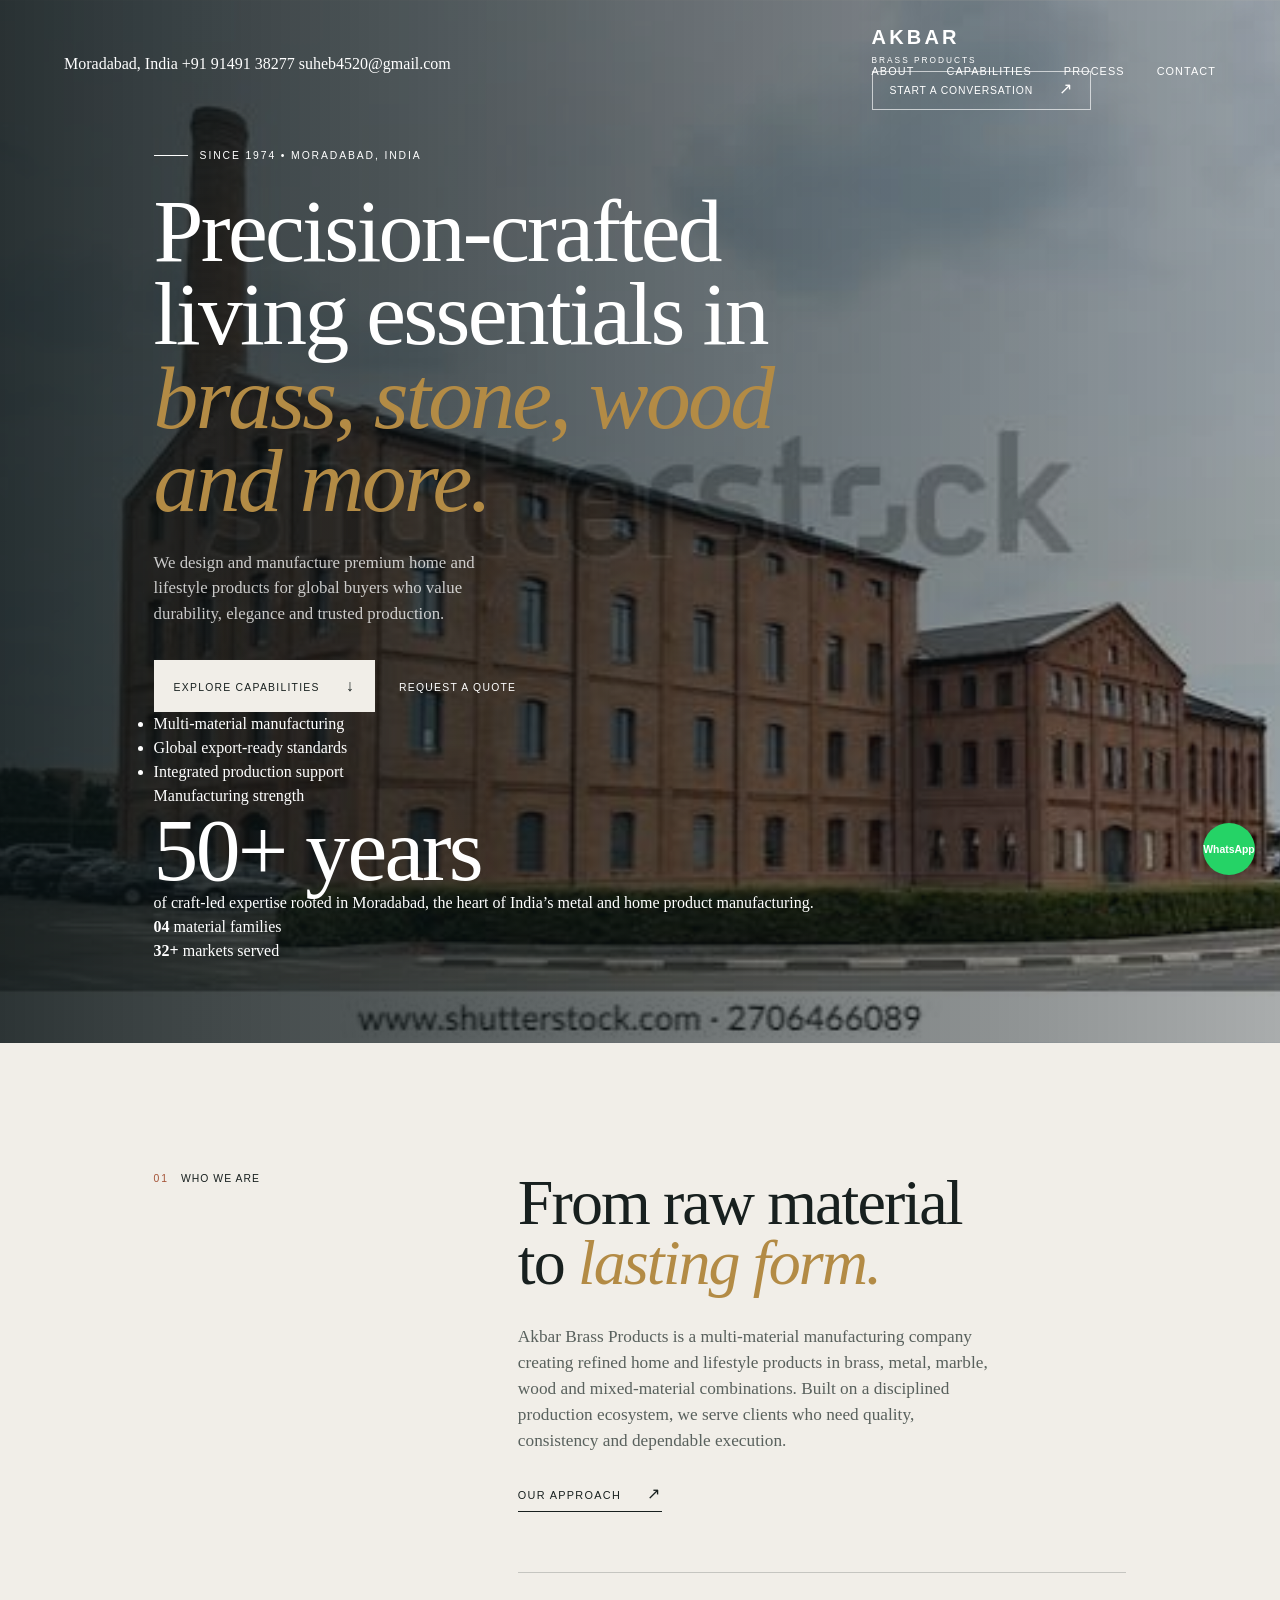
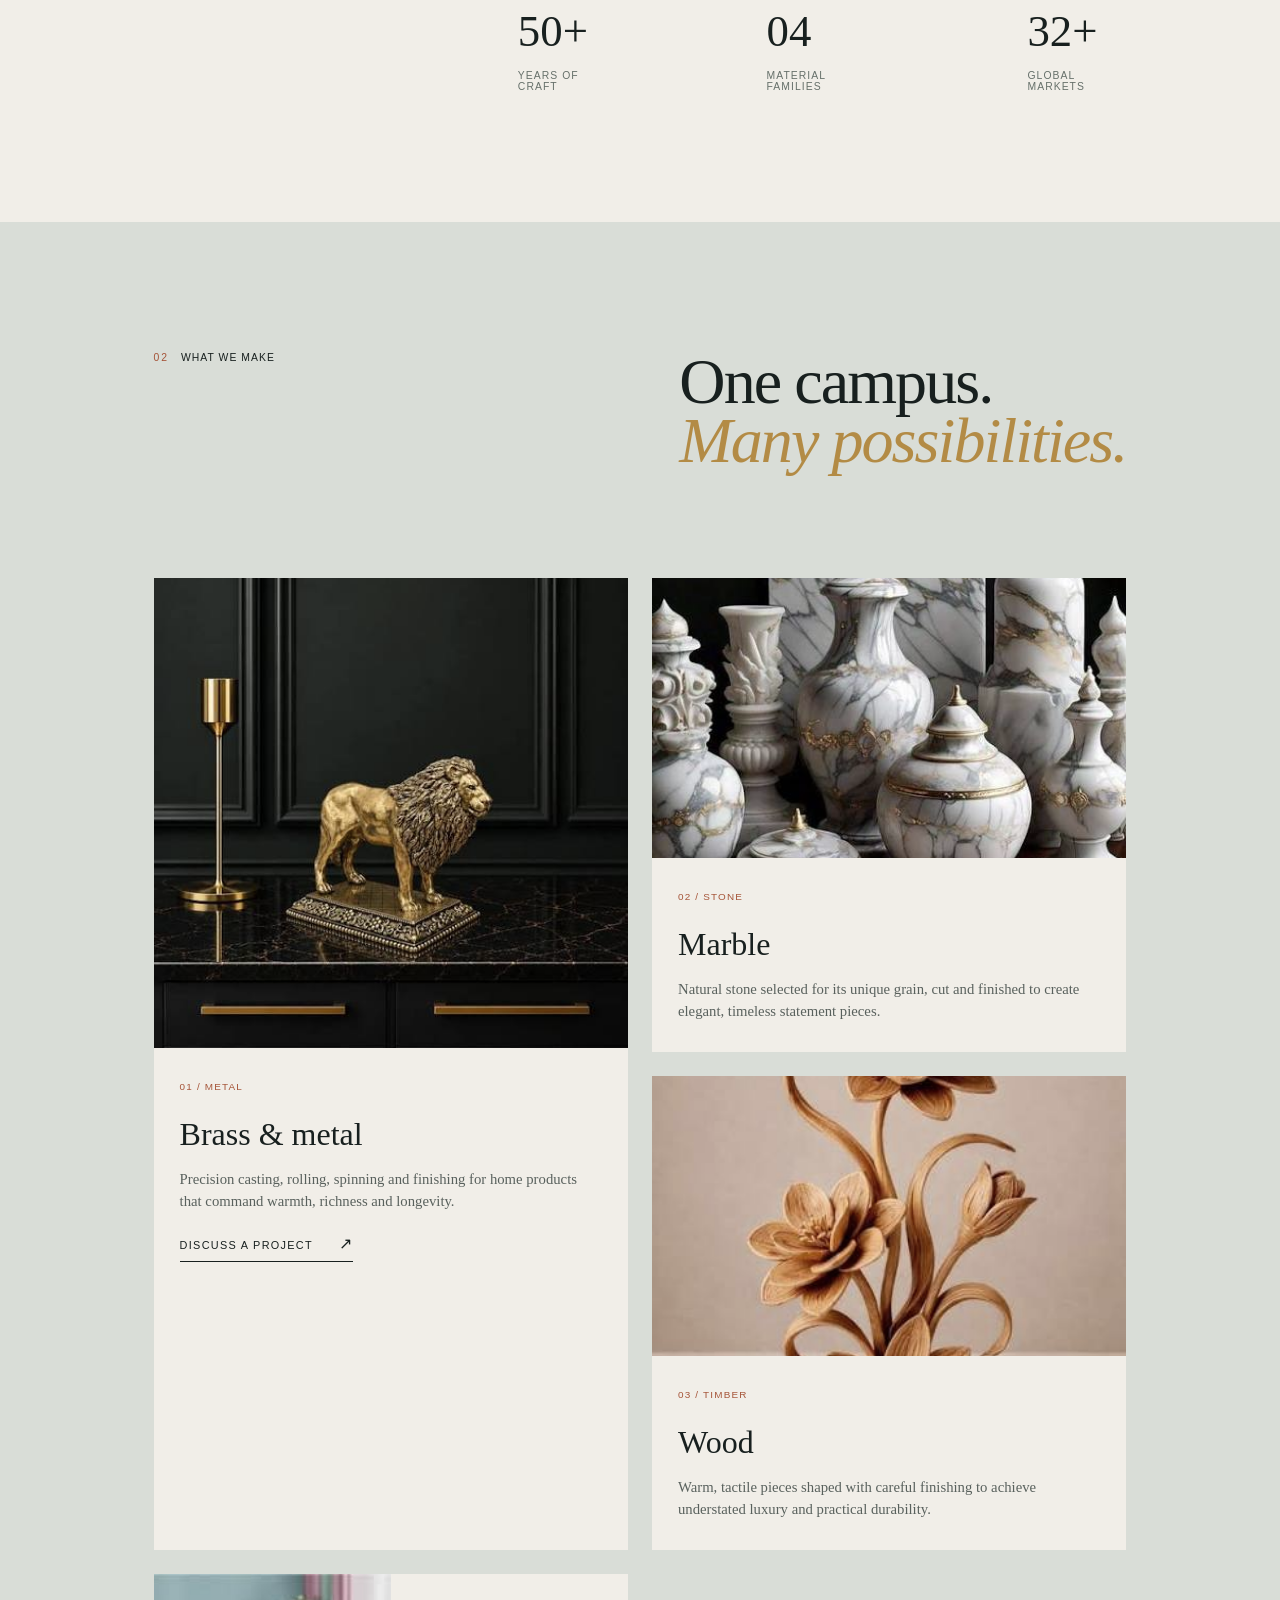
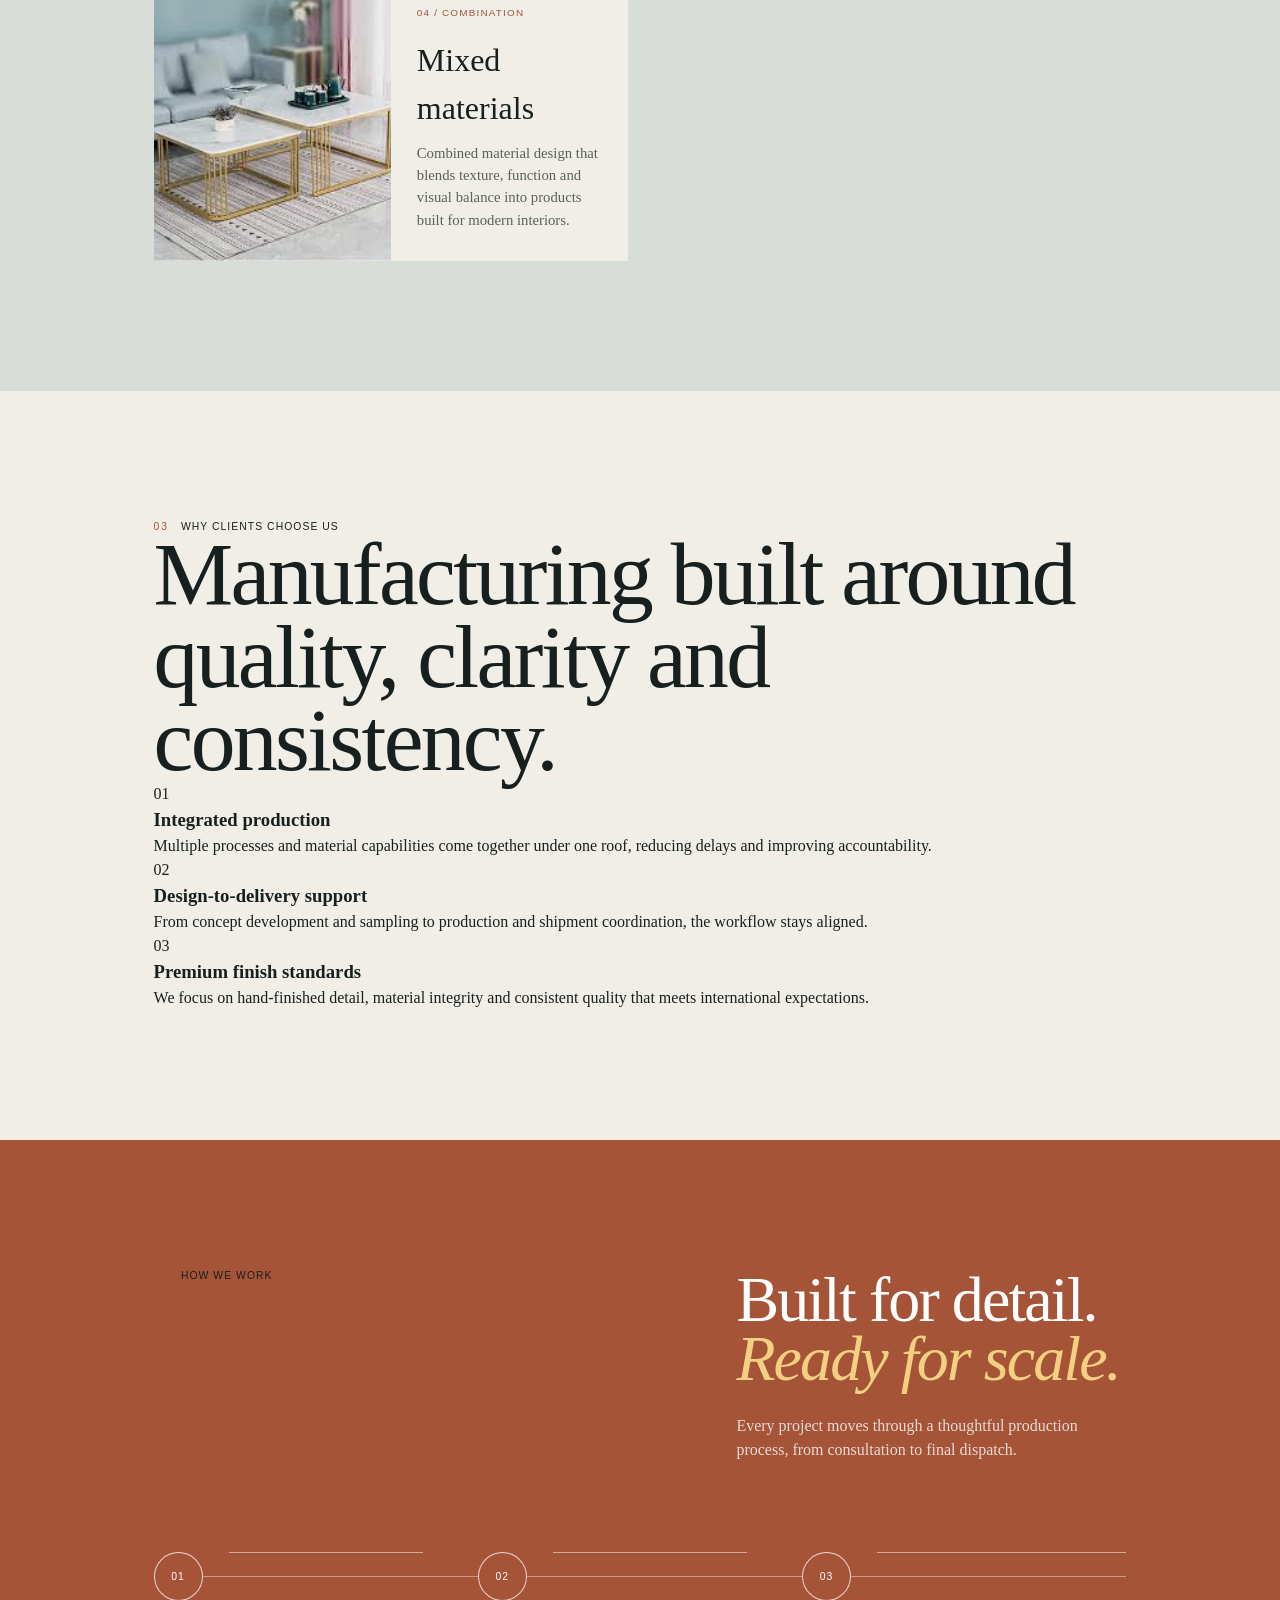
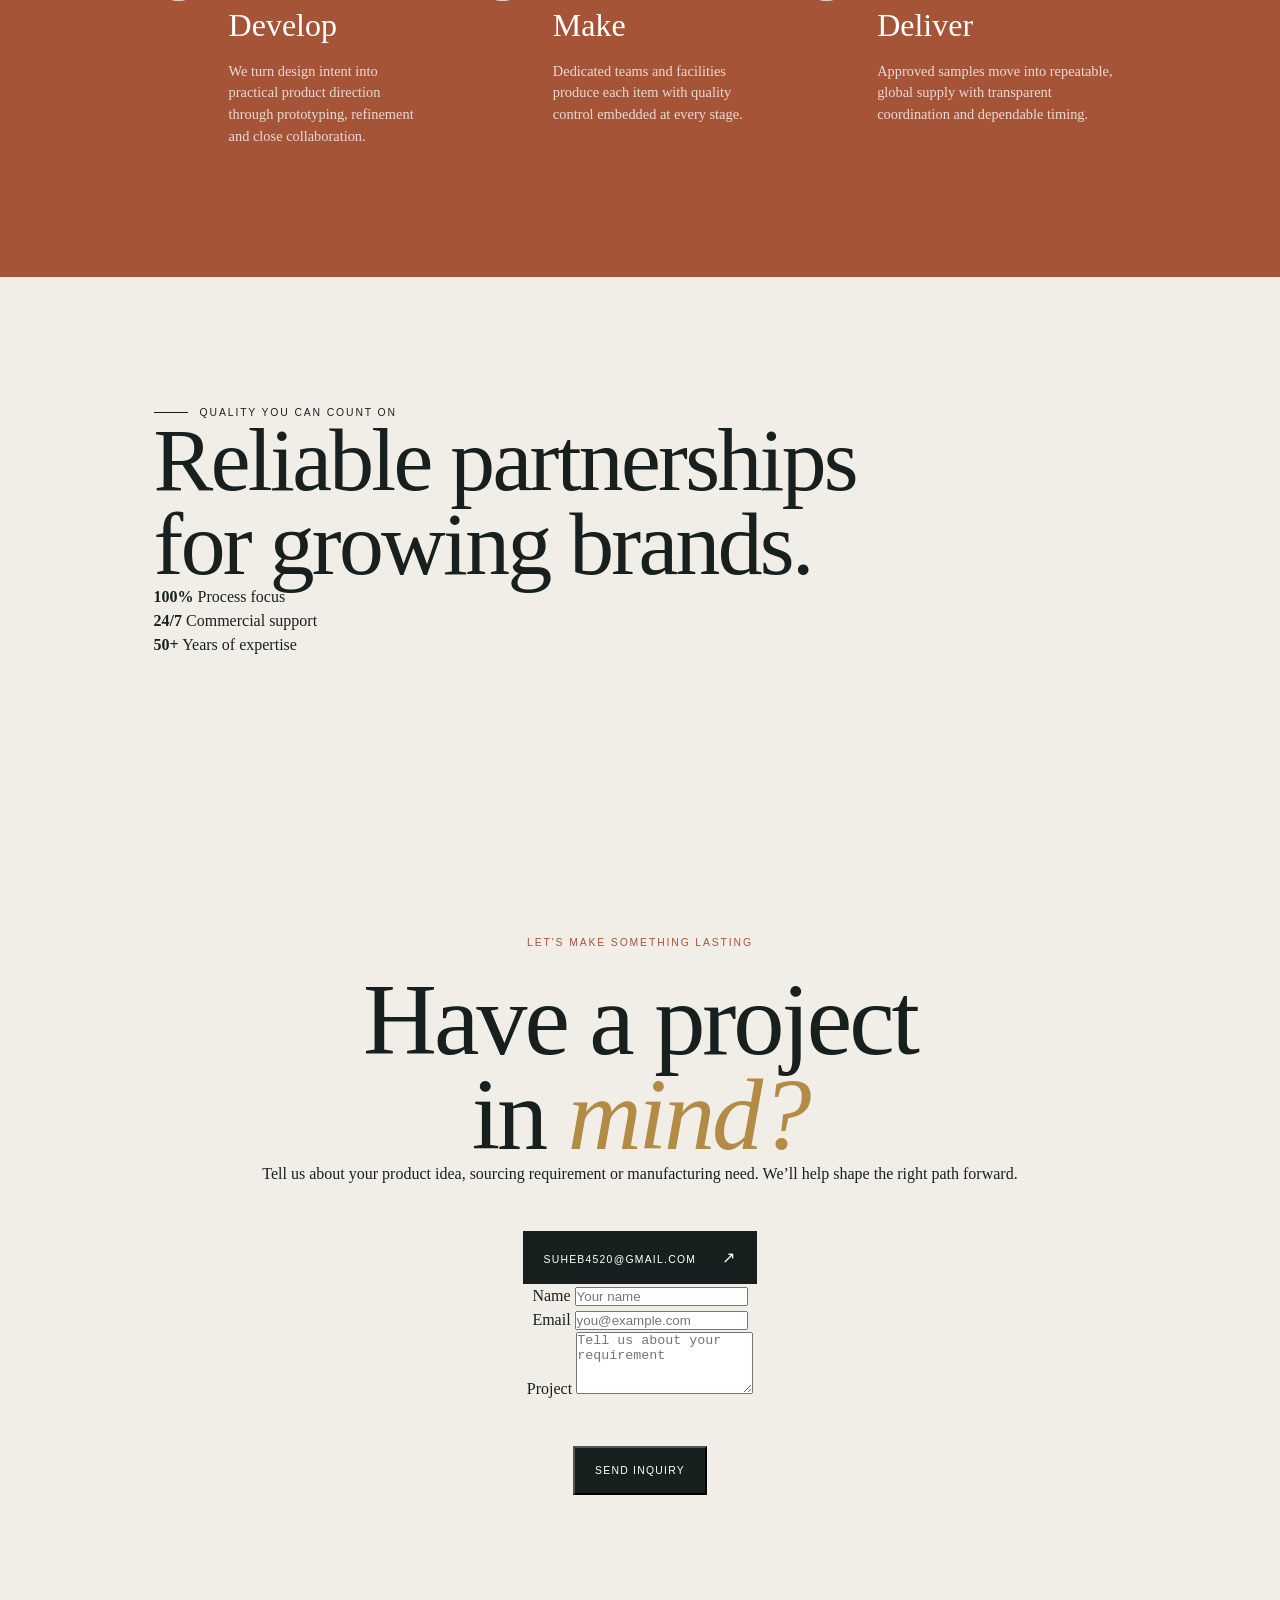
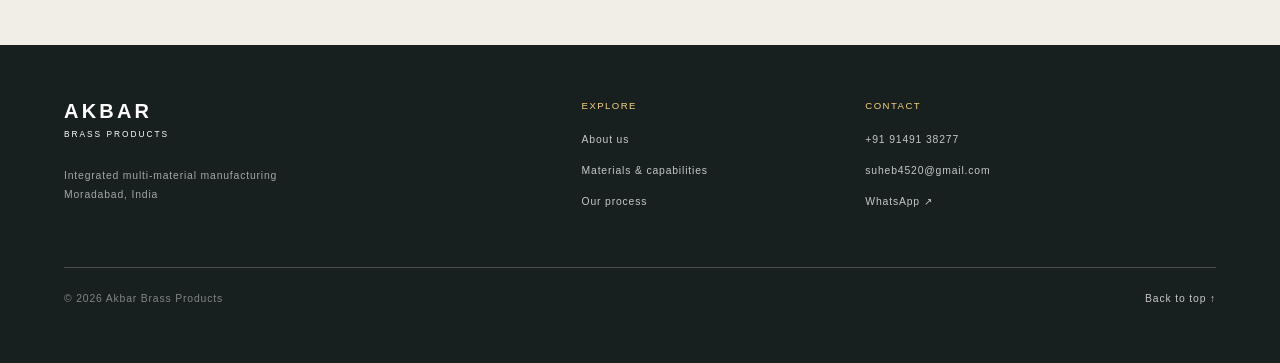
<file: index.html>
<!DOCTYPE html>
<html lang="en">
<head>
    <meta charset="UTF-8">
    <meta name="viewport" content="width=device-width, initial-scale=1.0">
    <meta name="description" content="Akbar Brass Products creates refined multi-material home products for global markets.">
    <title>Akbar Brass Products </title>
    <link rel="stylesheet" href="AK.css">
</head>
<body>
    <header class="site-header">
        <div class="topbar">
            <div class="topbar-inner">
                <span>Moradabad, India</span>
                <a href="tel:+919149138277">+91 91491 38277</a>
                <a href="mailto:suheb4520@gmail.com">suheb4520@gmail.com</a>
            </div>
        </div>

        <div class="nav-shell">
            <a class="logo" href="#top" aria-label="Akbar Brass Products home">
                <strong>AKBAR</strong>
                <span>BRASS PRODUCTS</span>
            </a>

            <nav class="site-nav" id="site-nav" aria-label="Primary navigation">
                <a href="#about">About</a>
                <a href="#capabilities">Capabilities</a>
                <a href="#process">Process</a>
                <a href="#contact">Contact</a>
            </nav>

            <a class="contact-button" href="#contact">Start a conversation <span aria-hidden="true">↗</span></a>

            <button class="menu-button" type="button" aria-label="Open navigation" aria-controls="site-nav" aria-expanded="false">
                <span></span><span></span>
            </button>
        </div>
    </header>

    <main id="top">
        <section class="hero">
            <div class="hero-grid">
                <div class="hero-content">
                    <p class="eyebrow"><span></span> Since 1974 • Moradabad, India</p>
                    <h1>Precision-crafted living essentials in <em>brass, stone, wood and more.</em></h1>
                    <p class="hero-intro">We design and manufacture premium home and lifestyle products for global buyers who value durability, elegance and trusted production.</p>

                    <div class="hero-actions">
                        <a class="button button-light" href="#capabilities">Explore capabilities <span aria-hidden="true">↓</span></a>
                        <a class="button button-ghost" href="#contact">Request a quote</a>
                    </div>

                    <ul class="hero-points" aria-label="Key strengths">
                        <li>Multi-material manufacturing</li>
                        <li>Global export-ready standards</li>
                        <li>Integrated production support</li>
                    </ul>
                </div>

                <div class="hero-panel" aria-label="Company overview">
                    <div class="panel-card panel-card-primary">
                        <p class="panel-label">Manufacturing strength</p>
                        <h2>50+ years</h2>
                        <p>of craft-led expertise rooted in Moradabad, the heart of India’s metal and home product manufacturing.</p>
                    </div>

                    <div class="panel-card panel-card-secondary">
                        <div>
                            <strong>04</strong>
                            <span>material families</span>
                        </div>
                        <div>
                            <strong>32+</strong>
                            <span>markets served</span>
                        </div>
                    </div>
                </div>
            </div>
        </section>

        <section class="intro section" id="about">
            <div class="section-label">01 <span>Who we are</span></div>
            <div class="intro-copy">
                <h2>From raw material<br>to <em>lasting form.</em></h2>
                <p>Akbar Brass Products is a multi-material manufacturing company creating refined home and lifestyle products in brass, metal, marble, wood and mixed-material combinations. Built on a disciplined production ecosystem, we serve clients who need quality, consistency and dependable execution.</p>
                <a class="text-link" href="#process">Our approach <span aria-hidden="true">↗</span></a>
            </div>
            <div class="stat-grid">
                <div><strong>50+</strong><span>Years of craft</span></div>
                <div><strong>04</strong><span>Material families</span></div>
                <div><strong>32+</strong><span>Global markets</span></div>
            </div>
        </section>

        <section class="capabilities section" id="capabilities">
            <div class="section-heading">
                <div class="section-label">02 <span>What we make</span></div>
                <h2>One campus.<br><em>Many possibilities.</em></h2>
            </div>

            <div class="material-grid">
                <article class="material-card material-card-featured">
                    <img src="brass%20material.jfif" alt="Polished brass material with a warm golden finish">
                    <div class="material-card-content">
                        <span class="number">01 / METAL</span>
                        <h3>Brass &amp; metal</h3>
                        <p>Precision casting, rolling, spinning and finishing for home products that command warmth, richness and longevity.</p>
                        <a class="text-link" href="#contact">Discuss a project <span aria-hidden="true">↗</span></a>
                    </div>
                </article>

                <article class="material-card">
                    <img src="marble.jfif" alt="Natural marble surface prepared for a home product">
                    <div class="material-card-content">
                        <span class="number">02 / STONE</span>
                        <h3>Marble</h3>
                        <p>Natural stone selected for its unique grain, cut and finished to create elegant, timeless statement pieces.</p>
                    </div>
                </article>

                <article class="material-card">
                    <img src="wood.jfif" alt="Warm wood material with a crafted natural grain">
                    <div class="material-card-content">
                        <span class="number">03 / TIMBER</span>
                        <h3>Wood</h3>
                        <p>Warm, tactile pieces shaped with careful finishing to achieve understated luxury and practical durability.</p>
                    </div>
                </article>

                <article class="material-card material-card-wide">
                    <img src="mixed.jfif" alt="Mixed material product combining brass, wood and stone">
                    <div class="material-card-content">
                        <span class="number">04 / COMBINATION</span>
                        <h3>Mixed materials</h3>
                        <p>Combined material design that blends texture, function and visual balance into products built for modern interiors.</p>
                    </div>
                </article>
            </div>
        </section>

        <section class="features section">
            <div class="feature-header">
                <div class="section-label">03 <span>Why clients choose us</span></div>
                <h2>Manufacturing built around quality, clarity and consistency.</h2>
            </div>

            <div class="feature-grid">
                <article>
                    <span>01</span>
                    <h3>Integrated production</h3>
                    <p>Multiple processes and material capabilities come together under one roof, reducing delays and improving accountability.</p>
                </article>
                <article>
                    <span>02</span>
                    <h3>Design-to-delivery support</h3>
                    <p>From concept development and sampling to production and shipment coordination, the workflow stays aligned.</p>
                </article>
                <article>
                    <span>03</span>
                    <h3>Premium finish standards</h3>
                    <p>We focus on hand-finished detail, material integrity and consistent quality that meets international expectations.</p>
                </article>
            </div>
        </section>

        <section class="process section" id="process">
            <div class="process-heading">
                <div class="section-label">04 <span>How we work</span></div>
                <div class="process-title">
                    <h2>Built for detail.<br><em>Ready for scale.</em></h2>
                    <p>Every project moves through a thoughtful production process, from consultation to final dispatch.</p>
                </div>
            </div>

            <ol class="process-steps">
                <li>
                    <span class="process-number">01</span>
                    <div>
                        <h3>Develop</h3>
                        <p>We turn design intent into practical product direction through prototyping, refinement and close collaboration.</p>
                    </div>
                </li>
                <li>
                    <span class="process-number">02</span>
                    <div>
                        <h3>Make</h3>
                        <p>Dedicated teams and facilities produce each item with quality control embedded at every stage.</p>
                    </div>
                </li>
                <li>
                    <span class="process-number">03</span>
                    <div>
                        <h3>Deliver</h3>
                        <p>Approved samples move into repeatable, global supply with transparent coordination and dependable timing.</p>
                    </div>
                </li>
            </ol>
        </section>

        <section class="trust section">
            <div class="trust-grid">
                <div class="trust-copy">
                    <p class="eyebrow"><span></span> Quality you can count on</p>
                    <h2>Reliable partnerships<br>for growing brands.</h2>
                </div>

                <div class="trust-stats">
                    <div>
                        <strong>100%</strong>
                        <span>Process focus</span>
                    </div>
                    <div>
                        <strong>24/7</strong>
                        <span>Commercial support</span>
                    </div>
                    <div>
                        <strong>50+</strong>
                        <span>Years of expertise</span>
                    </div>
                </div>
            </div>
        </section>

        <section class="contact-section section" id="contact">
            <div class="contact-shell">
                <div class="contact-copy">
                    <p class="eyebrow">Let's make something lasting</p>
                    <h2>Have a project<br>in <em>mind?</em></h2>
                    <p>Tell us about your product idea, sourcing requirement or manufacturing need. We’ll help shape the right path forward.</p>
                    <a class="button button-dark" href="mailto:suheb4520@gmail.com">suheb4520@gmail.com <span aria-hidden="true">↗</span></a>
                </div>

                <form class="contact-form" action="#" method="post">
                    <div class="field-group">
                        <label for="name">Name</label>
                        <input id="name" type="text" name="name" placeholder="Your name" />
                    </div>
                    <div class="field-group">
                        <label for="email">Email</label>
                        <input id="email" type="email" name="email" placeholder="you@example.com" />
                    </div>
                    <div class="field-group">
                        <label for="project">Project</label>
                        <textarea id="project" name="project" rows="4" placeholder="Tell us about your requirement"></textarea>
                    </div>
                    <button type="submit" class="button button-dark">Send inquiry</button>
                </form>
            </div>
        </section>
    </main>

    <footer>
        <div class="footer-top">
            <div class="footer-brand">
                <a class="logo" href="#top" aria-label="Return to Akbar Brass Products home">
                    <strong>AKBAR</strong>
                    <span>BRASS PRODUCTS</span>
                </a>
                <p>Integrated multi-material manufacturing<br>Moradabad, India</p>
            </div>

            <div class="footer-column">
                <span class="footer-label">Explore</span>
                <a href="#about">About us</a>
                <a href="#capabilities">Materials &amp; capabilities</a>
                <a href="#process">Our process</a>
            </div>

            <div class="footer-column">
                <span class="footer-label">Contact</span>
                <a href="tel:+919149138277">+91 91491 38277</a>
                <a href="mailto:suheb4520@gmail.com">suheb4520@gmail.com</a>
                <a href="https://wa.me/919149138277" target="_blank" rel="noopener">WhatsApp ↗</a>
            </div>
        </div>

        <div class="footer-bottom">
            <span>© 2026 Akbar Brass Products</span>
            <a href="#top">Back to top ↑</a>
        </div>
    </footer>

    <a class="whatsapp" href="https://wa.me/919149138277" target="_blank" rel="noopener" aria-label="Chat with Akbar Brass Products on WhatsApp">WhatsApp</a>
    <script src="AK.js"></script>
</body>
</html>
</file>
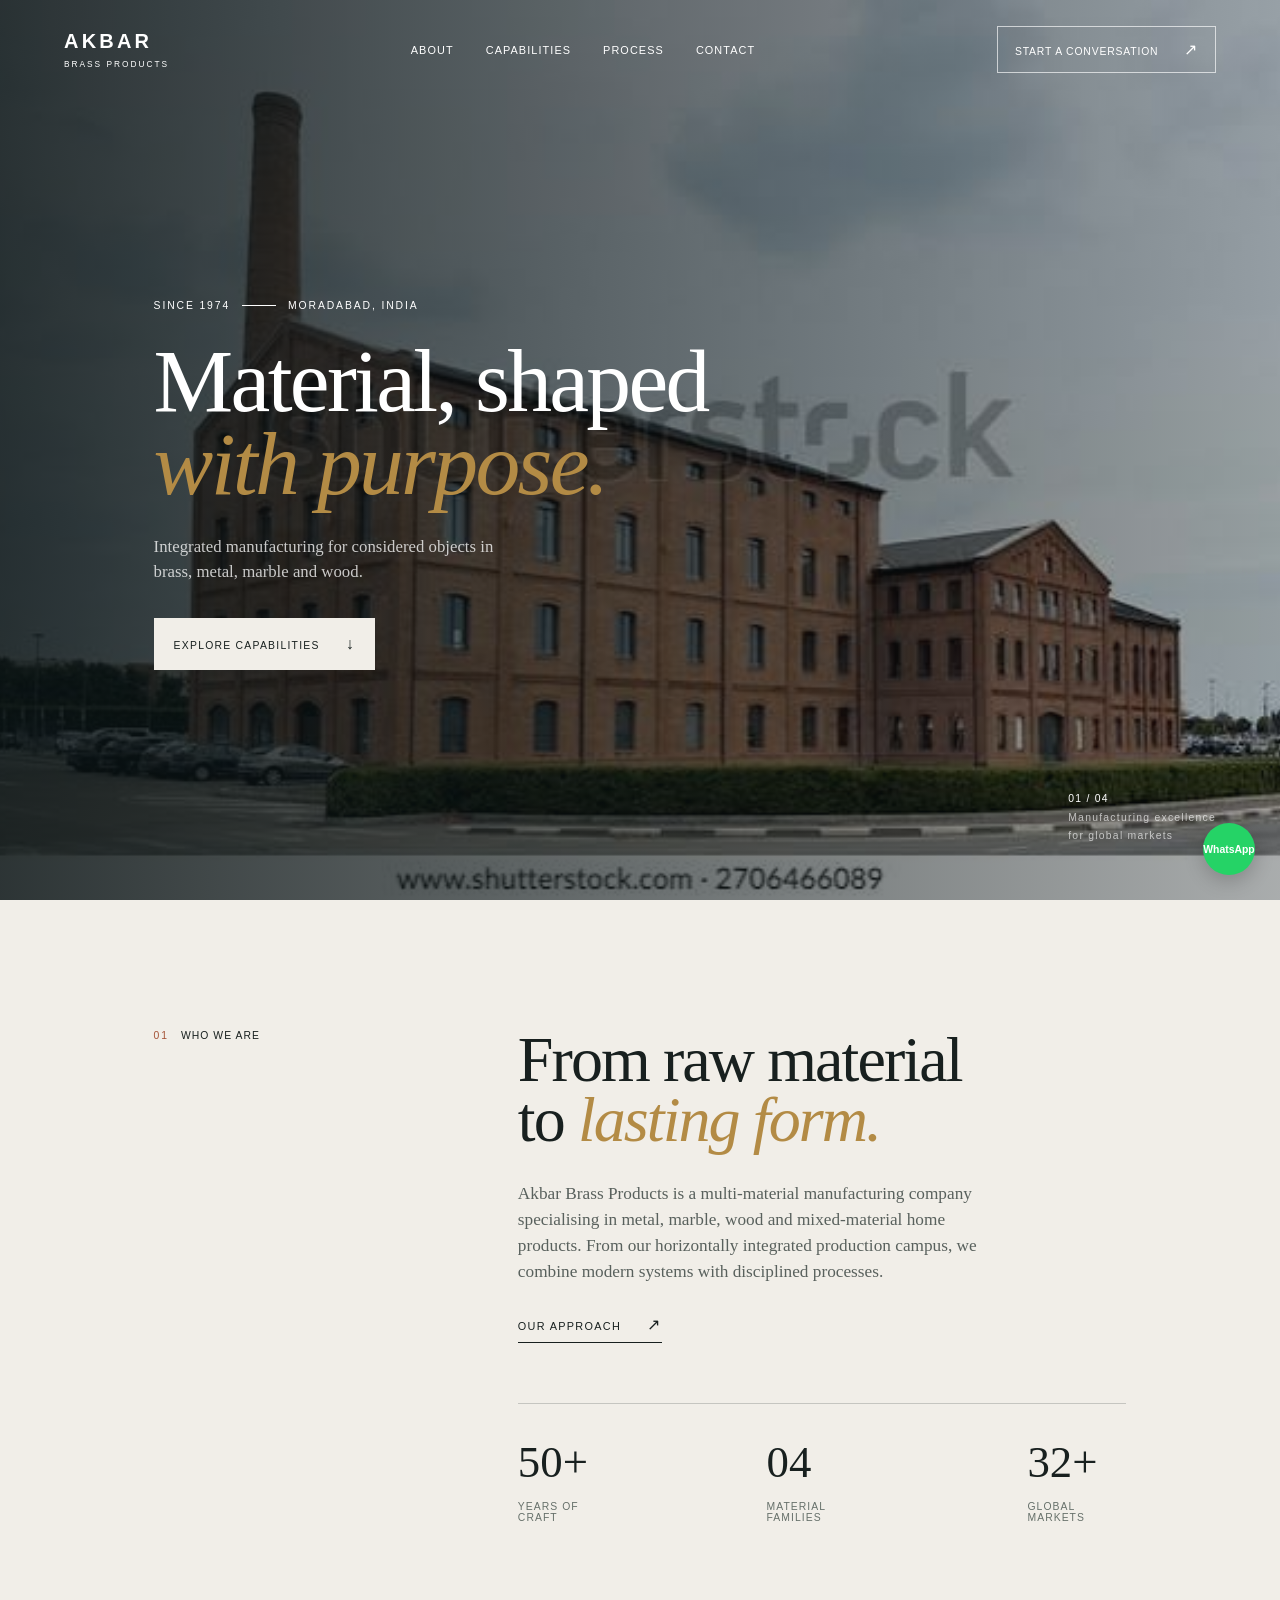
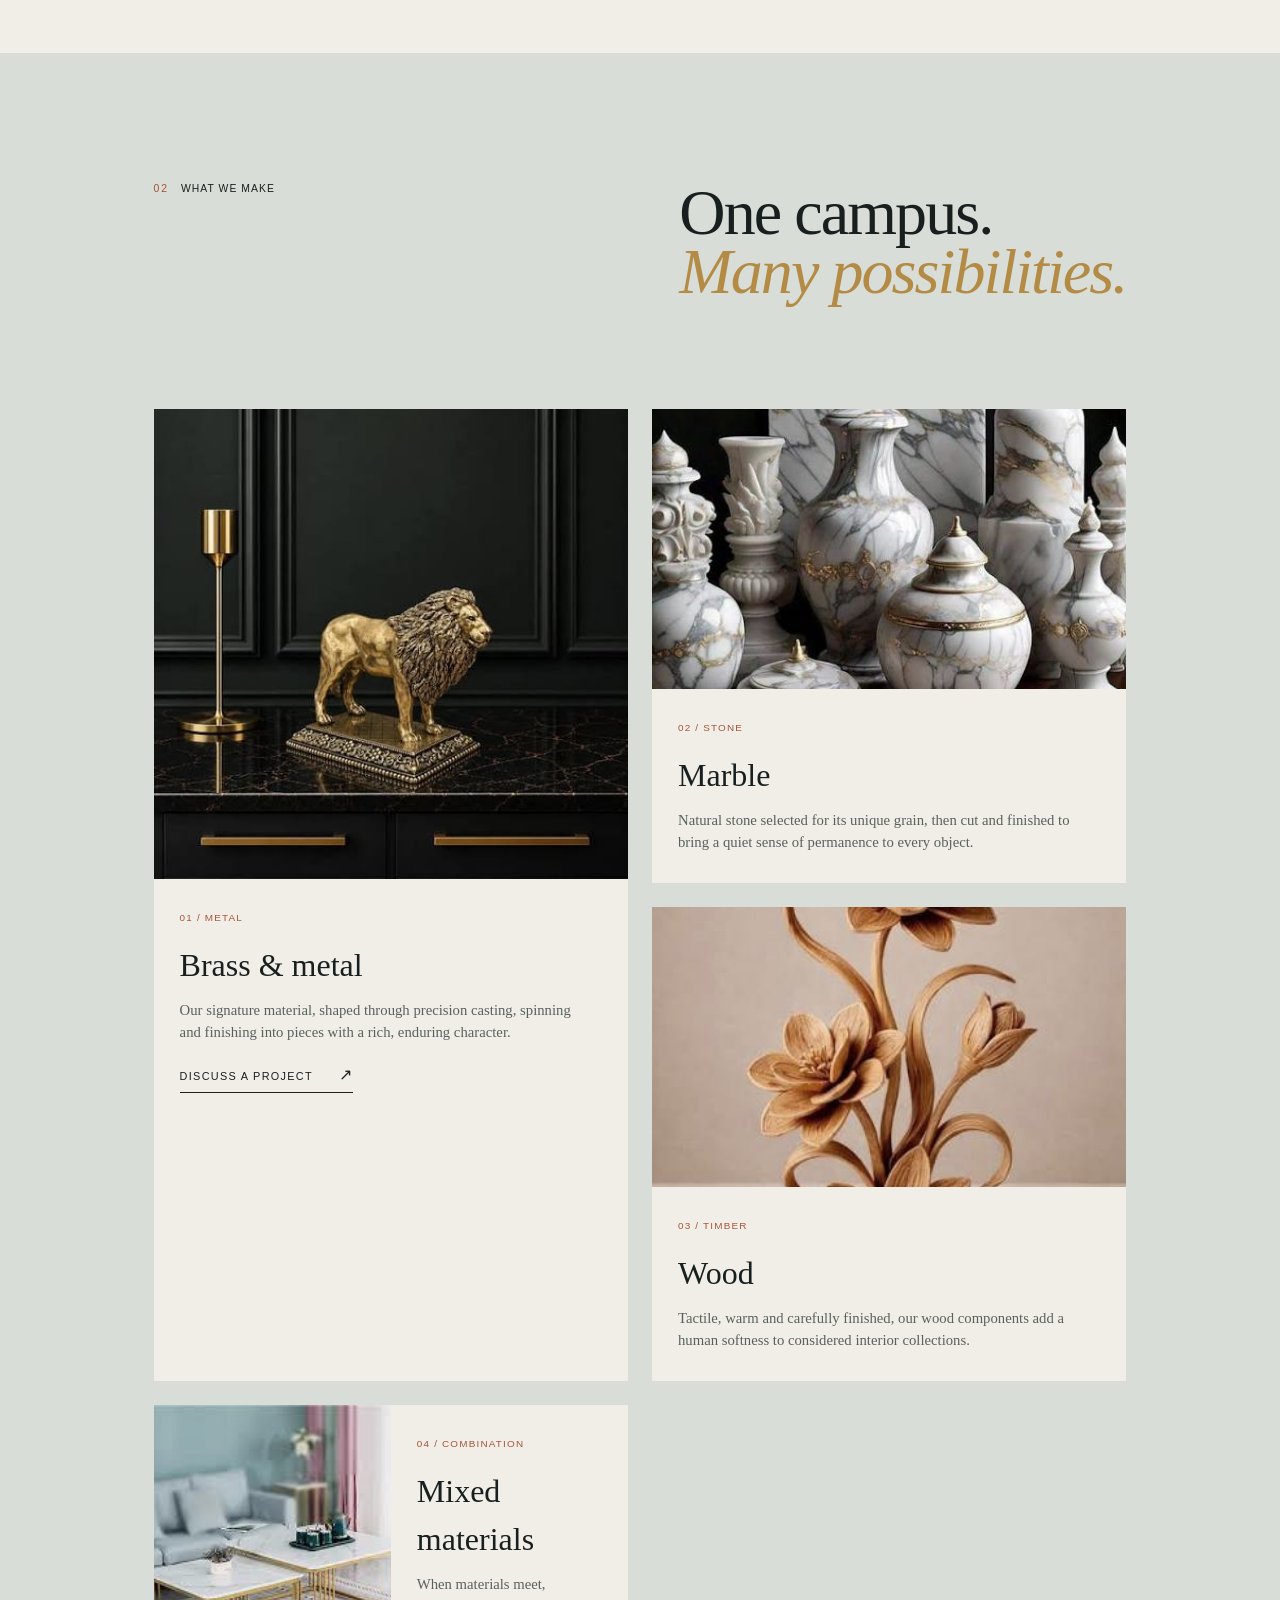
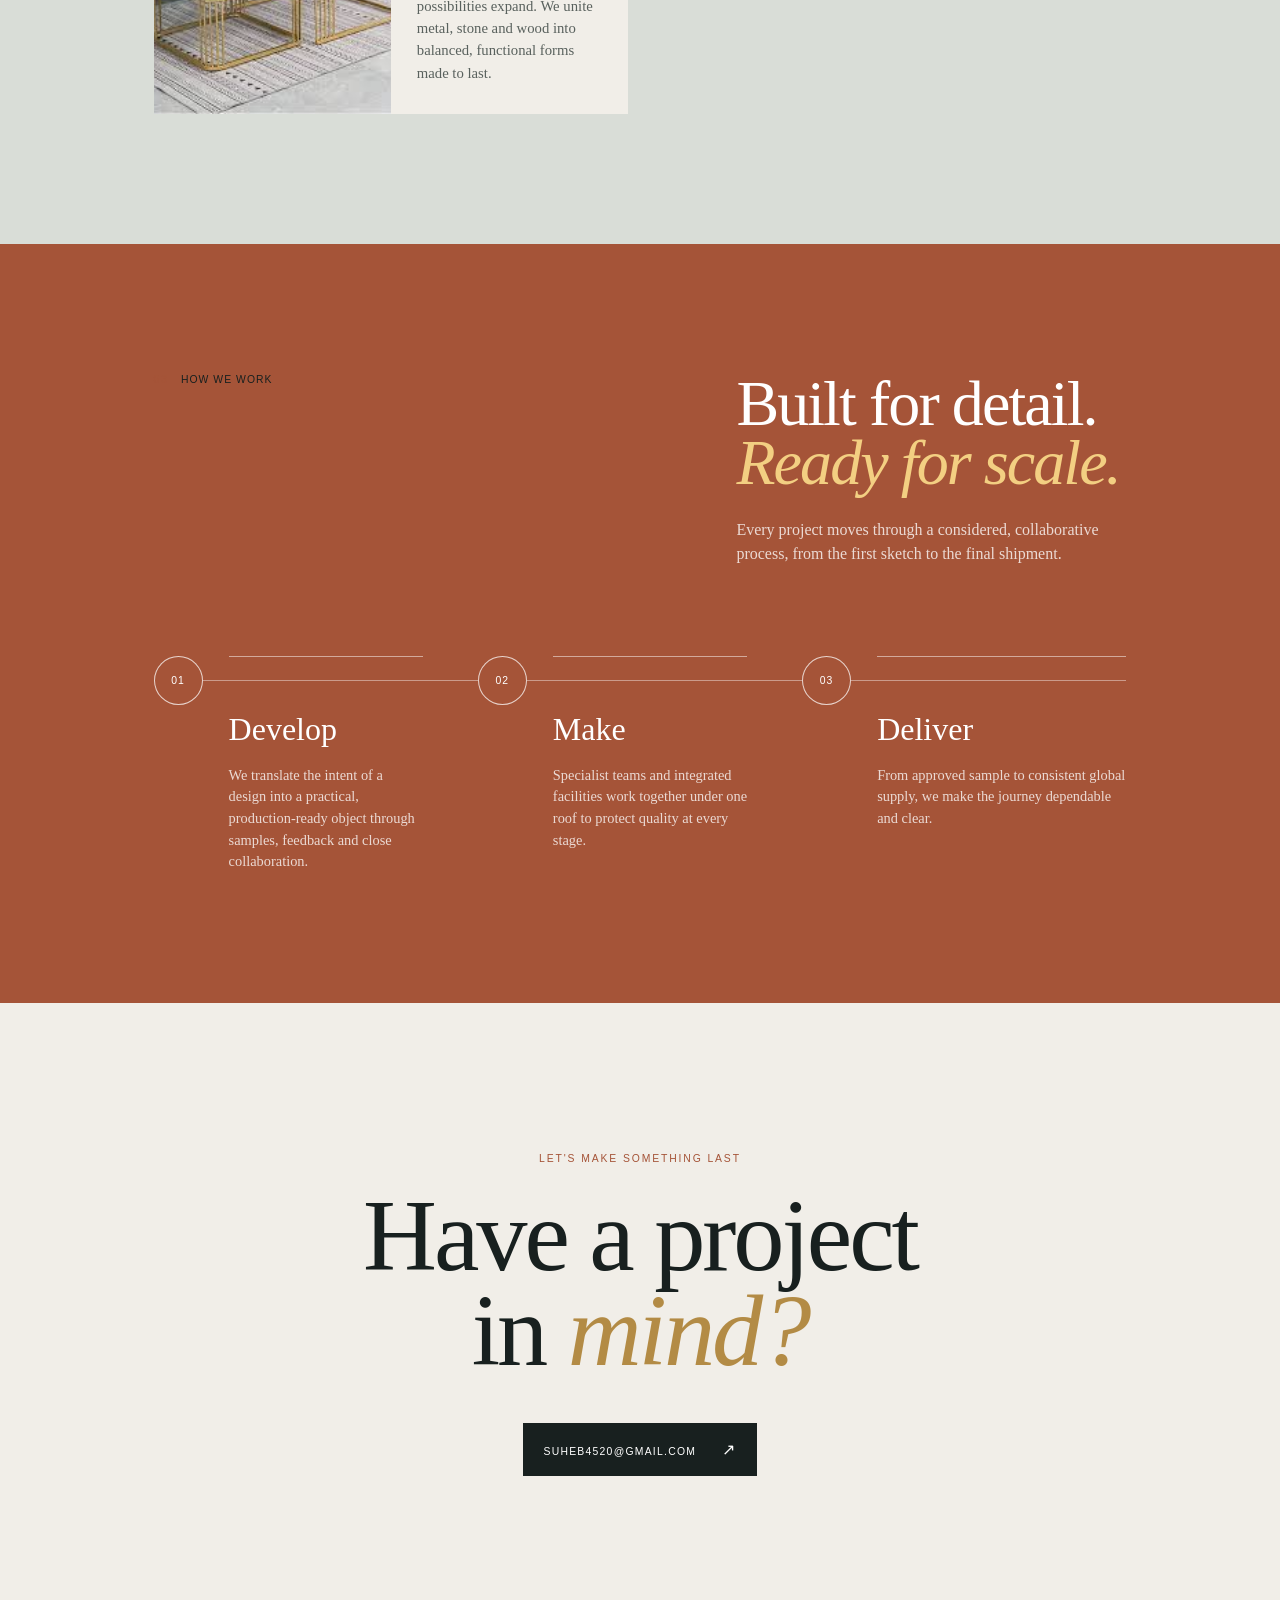
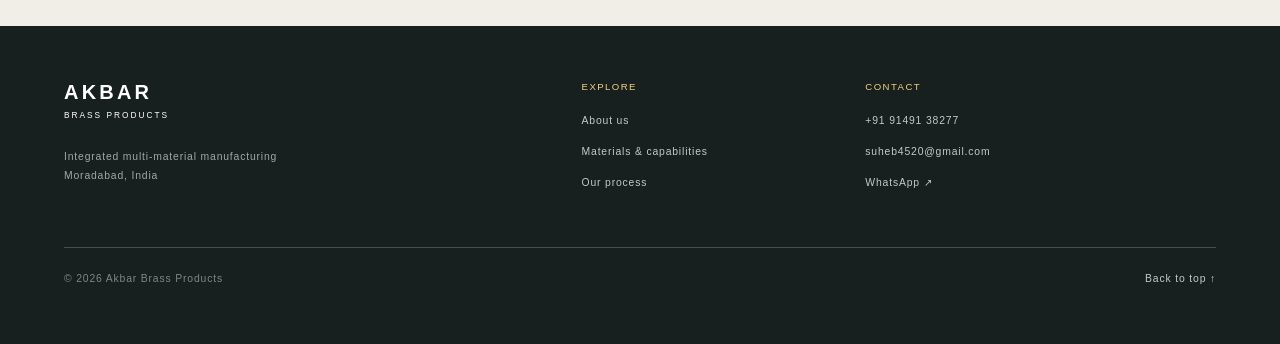
<file: AK.html>
<!DOCTYPE html>
<html lang="en">
<head>
    <meta charset="UTF-8">
    <meta name="viewport" content="width=device-width, initial-scale=1.0">
    <meta name="description" content="Akbar Brass Products creates refined multi-material home products for global markets.">
    <title>Akbar Brass Products </title>
    <link rel="stylesheet" href="AK.css">
</head>
<body>
    <header class="site-header">
        <a class="logo" href="#top" aria-label="Akbar Brass Products home">
            <strong>AKBAR</strong>
            <span>BRASS PRODUCTS</span>
        </a>
        <nav class="site-nav" id="site-nav" aria-label="Primary navigation">
            <a href="#about">About</a>
            <a href="#capabilities">Capabilities</a>
            <a href="#process">Process</a>
            <a href="#contact">Contact</a>
        </nav>
        <a class="contact-button" href="#contact">Start a conversation <span aria-hidden="true">↗</span></a>
        <button class="menu-button" type="button" aria-label="Open navigation" aria-controls="site-nav" aria-expanded="false">
            <span></span><span></span>
        </button>
    </header>

    <main id="top">
        <section class="hero">
            <div class="hero-content">
                <p class="eyebrow">SINCE 1974 <span></span> MORADABAD, INDIA</p>
                <h1>Material, shaped<br><em>with purpose.</em></h1>
                <p class="hero-intro">Integrated manufacturing for considered objects in brass, metal, marble and wood.</p>
                <a class="button button-light" href="#capabilities">Explore capabilities <span aria-hidden="true">↓</span></a>
            </div>
            <p class="hero-note">01 / 04<br><span>Manufacturing excellence<br>for global markets</span></p>
        </section>

        <section class="intro section" id="about">
            <div class="section-label">01 <span>Who we are</span></div>
            <div class="intro-copy">
                <h2>From raw material<br>to <em>lasting form.</em></h2>
                <p>Akbar Brass Products is a multi-material manufacturing company specialising in metal, marble, wood and mixed-material home products. From our horizontally integrated production campus, we combine modern systems with disciplined processes.</p>
                <a class="text-link" href="#process">Our approach <span aria-hidden="true">↗</span></a>
            </div>
            <div class="stat-grid">
                <div><strong>50+</strong><span>Years of craft</span></div>
                <div><strong>04</strong><span>Material families</span></div>
                <div><strong>32+</strong><span>Global markets</span></div>
            </div>
        </section>

        <section class="capabilities section" id="capabilities">
            <div class="section-heading">
                <div class="section-label">02 <span>What we make</span></div>
                <h2>One campus.<br><em>Many possibilities.</em></h2>
            </div>
            <div class="material-grid">
                <article class="material-card material-card-featured">
                    <img src="brass%20material.jfif" alt="Polished brass material with a warm golden finish">
                    <div class="material-card-content"><span class="number">01 / METAL</span><h3>Brass &amp; metal</h3><p>Our signature material, shaped through precision casting, spinning and finishing into pieces with a rich, enduring character.</p><a class="text-link" href="#contact">Discuss a project <span aria-hidden="true">↗</span></a></div>
                </article>
                <article class="material-card">
                    <img src="marble.jfif" alt="Natural marble surface prepared for a home product">
                    <div class="material-card-content"><span class="number">02 / STONE</span><h3>Marble</h3><p>Natural stone selected for its unique grain, then cut and finished to bring a quiet sense of permanence to every object.</p></div>
                </article>
                <article class="material-card">
                    <img src="wood.jfif" alt="Warm wood material with a crafted natural grain">
                    <div class="material-card-content"><span class="number">03 / TIMBER</span><h3>Wood</h3><p>Tactile, warm and carefully finished, our wood components add a human softness to considered interior collections.</p></div>
                </article>
                <article class="material-card material-card-wide">
                    <img src="mixed.jfif" alt="Mixed material product combining brass, wood and stone">
                    <div class="material-card-content"><span class="number">04 / COMBINATION</span><h3>Mixed materials</h3><p>When materials meet, possibilities expand. We unite metal, stone and wood  into balanced, functional forms made to last.</p></div>
                </article>
            </div>
        </section>

        <section class="process section" id="process">
            <div class="process-heading">
                <div class="section-label">03 <span>How we work</span></div>
                <div class="process-title">
                    <h2>Built for detail.<br><em>Ready for scale.</em></h2>
                    <p>Every project moves through a considered, collaborative process, from the first sketch to the final shipment.</p>
                </div>
            </div>
            <ol class="process-steps">
                <li>
                    <span class="process-number">01</span>
                    <div><h3>Develop</h3><p>We translate the intent of a design into a practical, production-ready object through samples, feedback and close collaboration.</p></div>
                </li>
                <li>
                    <span class="process-number">02</span>
                    <div><h3>Make</h3><p>Specialist teams and integrated facilities work together under one roof to protect quality at every stage.</p></div>
                </li>
                <li>
                    <span class="process-number">03</span>
                    <div><h3>Deliver</h3><p>From approved sample to consistent global supply, we make the journey dependable and clear.</p></div>
                </li>
            </ol>
        </section>

        <section class="contact-section section" id="contact">
            <p class="eyebrow">LET'S MAKE SOMETHING LAST</p>
            <h2>Have a project<br>in <em>mind?</em></h2>
            <a class="button button-dark" href="mailto:suheb4520@gmail.com">suheb4520@gmail.com <span aria-hidden="true">↗</span></a>
        </section>
    </main>

    <footer>
        <div class="footer-top">
            <div class="footer-brand">
                <a class="logo" href="#top" aria-label="Return to Akbar Brass Products home"><strong>AKBAR</strong><span>BRASS PRODUCTS</span></a>
                <p>Integrated multi-material manufacturing<br>Moradabad, India</p>
            </div>
            <div class="footer-column">
                <span class="footer-label">Explore</span>
                <a href="#about">About us</a>
                <a href="#capabilities">Materials &amp; capabilities</a>
                <a href="#process">Our process</a>
            </div>
            <div class="footer-column">
                <span class="footer-label">Contact</span>
                <a href="tel:+919149138277">+91 91491 38277</a>
                <a href="mailto:suheb4520@gmail.com">suheb4520@gmail.com</a>
                <a href="https://wa.me/919149138277" target="_blank" rel="noopener">WhatsApp ↗</a>
            </div>
        </div>
        <div class="footer-bottom"><span>© 2026 Akbar Brass Products</span><a href="#top">Back to top ↑</a></div>
    </footer>
    <a class="whatsapp" href="https://wa.me/919149138277" target="_blank" rel="noopener" aria-label="Chat with Akbar Brass Products on WhatsApp">WhatsApp</a>
    <script src="AK.js"></script>
</body>
</html>
</file>
<file: AK.css>
* {
    margin: 0;
    padding: 0;
    box-sizing: border-box;
}
:root { --ink: #18201f; --cream: #f1eee8; --gold: #b38b45; --line: rgba(24, 32, 31, .2); --rust: #a55438; }
html { scroll-behavior: smooth; }
body {
    background: var(--cream);
    color: var(--ink);
    font-family: Georgia, serif;
    line-height: 1.5;
}
.site-header { position: absolute; z-index: 2; width: 100%; padding: 26px 5vw; display: flex; align-items: center; justify-content: space-between; color: white; }
a { color: inherit; text-decoration: none; }
.logo { display: flex; flex-direction: column; line-height: 1; letter-spacing: .12em; }
.logo strong { font: bold 1.25rem Arial, sans-serif; letter-spacing: .16em; }
.logo span { font: .52rem Arial, sans-serif; letter-spacing: .24em; margin-top: 6px; }
.site-nav { display: flex; gap: 32px; font: .68rem Arial, sans-serif; letter-spacing: .1em; text-transform: uppercase; }
.contact-button { border: 1px solid rgba(255,255,255,.65); padding: 13px 17px; font: .65rem Arial, sans-serif; letter-spacing: .08em; text-transform: uppercase; }
.contact-button span, .button span, .text-link span { margin-left: 22px; font-size: 1rem; }
.menu-button { display: none; background: none; border: 0; }
.hero { min-height: 100vh; display: flex; align-items: center; padding: 150px 12vw 80px; color: white; position: relative; background: linear-gradient(90deg, rgba(10,19,20,.86), rgba(10,19,20,.35)), url("factory.jfif") center/cover; }
.hero-content { max-width: 730px; animation: rise .8s ease both; }
.eyebrow, .section-label { display: flex; align-items: center; gap: 12px; font: .65rem Arial, sans-serif; letter-spacing: .18em; text-transform: uppercase; }
.eyebrow span { width: 34px; height: 1px; background: currentColor; }                       
h1, h2 { font-size: clamp(3.4rem, 7vw, 7.5rem); line-height: .93; font-weight: 400; letter-spacing: -.03em; }
em { color: var(--gold); font-style: italic; }
.hero h1 { margin: 28px 0; }
.hero-intro { max-width: 340px; color: rgba(255,255,255,.76); font-size: 1.05rem; }
.button { display: inline-block; padding: 17px 20px; margin-top: 34px; font: .65rem Arial, sans-serif; letter-spacing: .12em; text-transform: uppercase; }
.button-light { background: var(--cream); color: var(--ink); }
.button-dark { background: var(--ink); color: white; }
.hero-note { position: absolute; right: 5vw; bottom: 54px; font: .65rem/1.8 Arial, sans-serif; letter-spacing: .12em; }
.hero-note span { color: rgba(255,255,255,.65); }
.section { padding: 130px 12vw; }
.intro { display: grid; grid-template-columns: 1fr 2fr; gap: 60px; background: var(--cream); }
.section-label { color: var(--rust); align-items: baseline; }.section-label span { color: var(--ink); letter-spacing: .1em; }
.intro-copy h2, .section-heading h2, .process-heading h2 { font-size: clamp(2.8rem, 5vw, 5.5rem); margin-bottom: 32px; }
.intro-copy p { max-width: 480px; color: #59615d; font-size: 1.08rem; }.text-link { display: inline-block; margin-top: 30px; border-bottom: 1px solid var(--ink); padding-bottom: 8px; font: .68rem Arial, sans-serif; letter-spacing: .12em; text-transform: uppercase; }.stat-grid { grid-column: 2; display: flex; gap: 12vw; border-top: 1px solid var(--line); padding-top: 25px; }.stat-grid div { display: flex; flex-direction: column; }.stat-grid strong { font-size: 2.8rem; font-weight: 400; }.stat-grid span { color: #66706a; font: .65rem Arial, sans-serif; letter-spacing: .1em; text-transform: uppercase; margin-top: 5px; }
.capabilities { background: #d9ddd7; }.section-heading { display: flex; justify-content: space-between; align-items: flex-start; margin-bottom: 75px; }.material-grid { display: grid; grid-template-columns: repeat(2, 1fr); gap: 24px; }.material-card { background: var(--cream); }.material-card img { display: block; width: 100%; height: 280px; object-fit: cover; filter: saturate(.8); transition: transform .5s ease; }.material-card:hover img { transform: scale(1.03); }.material-card-content { padding: 25px 26px 30px; }.material-card .number { color: var(--rust); font: .62rem Arial, sans-serif; letter-spacing: .12em; }.material-card h3 { font-size: 2rem; font-weight: 400; margin: 13px 0 10px; }.material-card p { max-width: 410px; color: #59615d; font-size: .92rem; }.material-card-featured { grid-row: span 2; }.material-card-featured img { height: 470px; }.material-card-wide { display: grid; grid-template-columns: 1fr 1fr; }.material-card-wide img { height: 100%; min-height: 280px; }.material-card .text-link { margin-top: 22px; }.process { background: var(--rust); color: white; }.process-heading { display: flex; justify-content: space-between; }.process h2 em { color: #f3cf82; }.process-steps { display: grid; grid-template-columns: repeat(3, 1fr); gap: 45px; margin-top: 100px; }.process-steps div { border-top: 1px solid rgba(255,255,255,.5); padding-top: 20px; }.process-steps span { font: .65rem Arial, sans-serif; }.process-steps h3 { font-size: 2rem; font-weight: 400; margin: 25px 0 10px; }.process-steps p { max-width: 240px; color: rgba(255,255,255,.76); font-size: .9rem; }.contact-section { text-align: center; padding-top: 150px; padding-bottom: 150px; }.contact-section .eyebrow { justify-content: center; color: var(--rust); }.contact-section h2 { margin-top: 24px; font-size: clamp(3.5rem, 8vw, 8rem); }.contact-section .button { margin-top: 45px; }footer { background: var(--ink); color: white; padding: 55px 5vw; display: flex; justify-content: space-between; align-items: flex-start; font: .65rem/1.8 Arial, sans-serif; letter-spacing: .08em; }footer p { color: rgba(255,255,255,.6); }.whatsapp { position: fixed; right: 25px; bottom: 25px; z-index: 4; display: grid; place-items: center; width: 52px; height: 52px; border-radius: 50%; background: #25d366; color: white; font: bold .65rem Arial, sans-serif; box-shadow: 0 6px 20px rgba(0,0,0,.2); }
@keyframes rise { from { opacity: 0; transform: translateY(25px); } to { opacity: 1; transform: none; } }
@media (max-width: 700px) { .site-header { padding: 20px; }.site-nav { display: none; position: absolute; top: 75px; left: 20px; right: 20px; flex-direction: column; gap: 18px; padding: 22px; background: var(--ink); }.site-nav.open { display: flex; }.contact-button { display: none; }.menu-button { display: flex; flex-direction: column; gap: 6px; cursor: pointer; }.menu-button span { display: block; width: 25px; height: 1px; background: white; }.hero { min-height: 90vh; padding: 140px 7vw 80px; }.hero-note { display: none; }.section { padding: 80px 7vw; }.intro, .section-heading, .process-heading { display: block; }.intro-copy { margin-top: 50px; }.stat-grid { grid-column: auto; margin-top: 70px; gap: 10vw; }.stat-grid strong { font-size: 2rem; }.material-grid { grid-template-columns: 1fr; }.material-card-featured { grid-row: auto; }.material-card-featured img, .material-card img { height: 280px; }.material-card-wide { display: block; }.material-card-wide img { min-height: 0; }.process-steps { grid-template-columns: 1fr; gap: 35px; margin-top: 65px; }.contact-section h2 { font-size: 3.6rem; }footer { flex-direction: column; gap: 28px; } }

footer { display: block; }
.footer-top { display: grid; grid-template-columns: 2fr 1fr 1.5fr; gap: 50px; width: 100%; padding-bottom: 55px; border-bottom: 1px solid rgba(255,255,255,.2); }
.footer-brand p { margin-top: 28px; color: rgba(255,255,255,.6); }
.footer-column { display: flex; flex-direction: column; align-items: flex-start; gap: 12px; }
.footer-column a { color: rgba(255,255,255,.75); transition: color .25s ease; }
.footer-column a:hover, .footer-bottom a:hover { color: #f3cf82; }
.footer-label { margin-bottom: 8px; color: #f3cf82; font: .6rem Arial, sans-serif; letter-spacing: .15em; text-transform: uppercase; }
.footer-bottom { display: flex; justify-content: space-between; width: 100%; padding-top: 22px; color: rgba(255,255,255,.45); }
.footer-bottom a { color: rgba(255,255,255,.75); }
@media (max-width: 700px) {
    footer { gap: 28px; }
    .footer-top { grid-template-columns: 1fr; gap: 35px; padding-bottom: 35px; }
    .footer-bottom { flex-direction: column; gap: 12px; }
}

/* Process timeline */
.process-title { max-width: 660px; }
.process-title h2 { margin-bottom: 25px; }
.process-title > p { max-width: 390px; color: rgba(255,255,255,.78); font-size: 1rem; }
.process-steps { list-style: none; position: relative; gap: 0; margin-top: 90px; }
.process-steps::before { content: ""; position: absolute; top: 24px; left: 0; right: 0; height: 1px; background: rgba(255,255,255,.42); }
.process-steps li { position: relative; display: grid; grid-template-columns: 50px 1fr; gap: 25px; padding-right: 55px; }
.process-steps li:last-child { padding-right: 0; }
.process-number { position: relative; z-index: 1; display: grid; place-items: center; width: 49px; height: 49px; border: 1px solid rgba(255,255,255,.75); border-radius: 50%; background: var(--rust); font: .65rem Arial, sans-serif; letter-spacing: .1em; }
.process-steps h3 { margin: 28px 0 12px; font-size: 2rem; font-weight: 400; }
.process-steps p { max-width: 290px; color: rgba(255,255,255,.78); font-size: .9rem; }
@media (max-width: 700px) {
    .process-title { margin-top: 45px; }
    .process-steps { margin-top: 65px; }
    .process-steps::before { top: 0; bottom: 0; left: 24px; right: auto; width: 1px; height: auto; }
    .process-steps li, .process-steps li:last-child { grid-template-columns: 49px 1fr; padding: 0 0 42px; gap: 20px; }
    .process-steps li:last-child { padding-bottom: 0; }
    .process-steps h3 { margin: 10px 0 8px; font-size: 1.7rem; }
}
</file>
